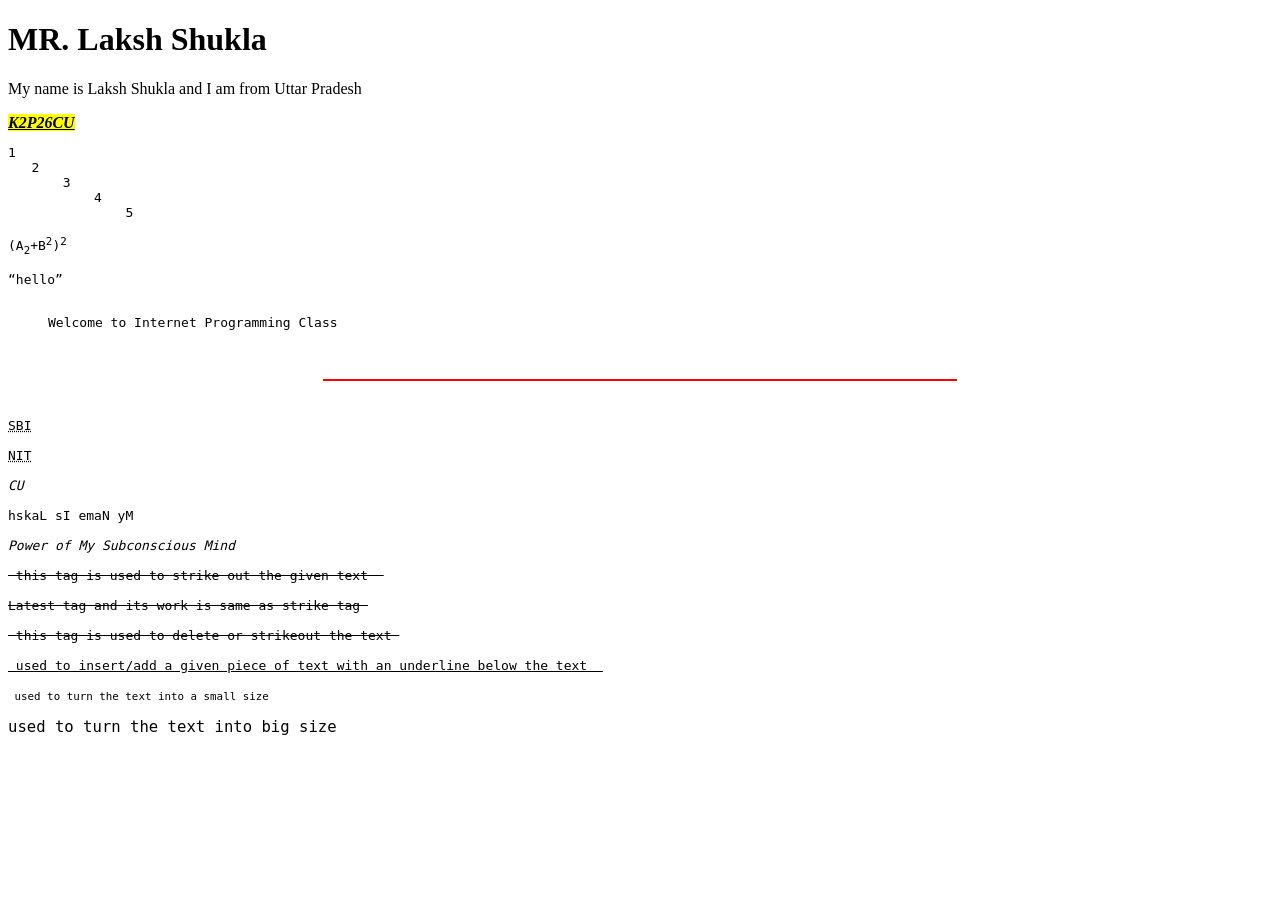
<file: New folder/HTML/index.html>
<!DOCTYPE html>
<html lang="en">
<head>
      <meta charset="UTF-8">
      <meta name="viewport" content="width=device-width , initial-scale=1">
    <title>CODING</title>
</head>
<body>

    <H1>MR. Laksh Shukla </H1>


    <p>My name is Laksh Shukla and I am from Uttar Pradesh</p>
<strong><em><u><mark>K2P26CU</mark></u></em></strong> 

<pre>1
   2
       3
           4
               5

(A<sub>2</sub>+B<sup>2</sup>)<sup>2</sup> 

<q>hello</q>

<blockquote>Welcome to Internet Programming Class </blockquote>

<hr color="red" width="50%" Align="centre" >  

<abbr title="State Bank Of India">SBI</abbr>

<abbr title="National Institute Of Technology">NIT</abbr>

<dfn title="Control Unit">CU</dfn>

<bdo dir="rtl">My Name Is Laksh </bdo>

<cite>Power of My Subconscious Mind</cite>

<strike> this tag is used to strike out the given text  </strike>

<s>Latest tag and its work is same as strike tag </s>

<del> this tag is used to delete or strikeout the text </del>

<ins> used to insert/add a given piece of text with an underline below the text  </ins>

<small> used to turn the text into a small size </small>

<big>used to turn the text into big size </big>

<!--Block level statements takes the full block to write the given text -->
<!--Also the tag which takes the width of a text then it is known as inline elements --> 

</pre>
</body>
</html>
</file>
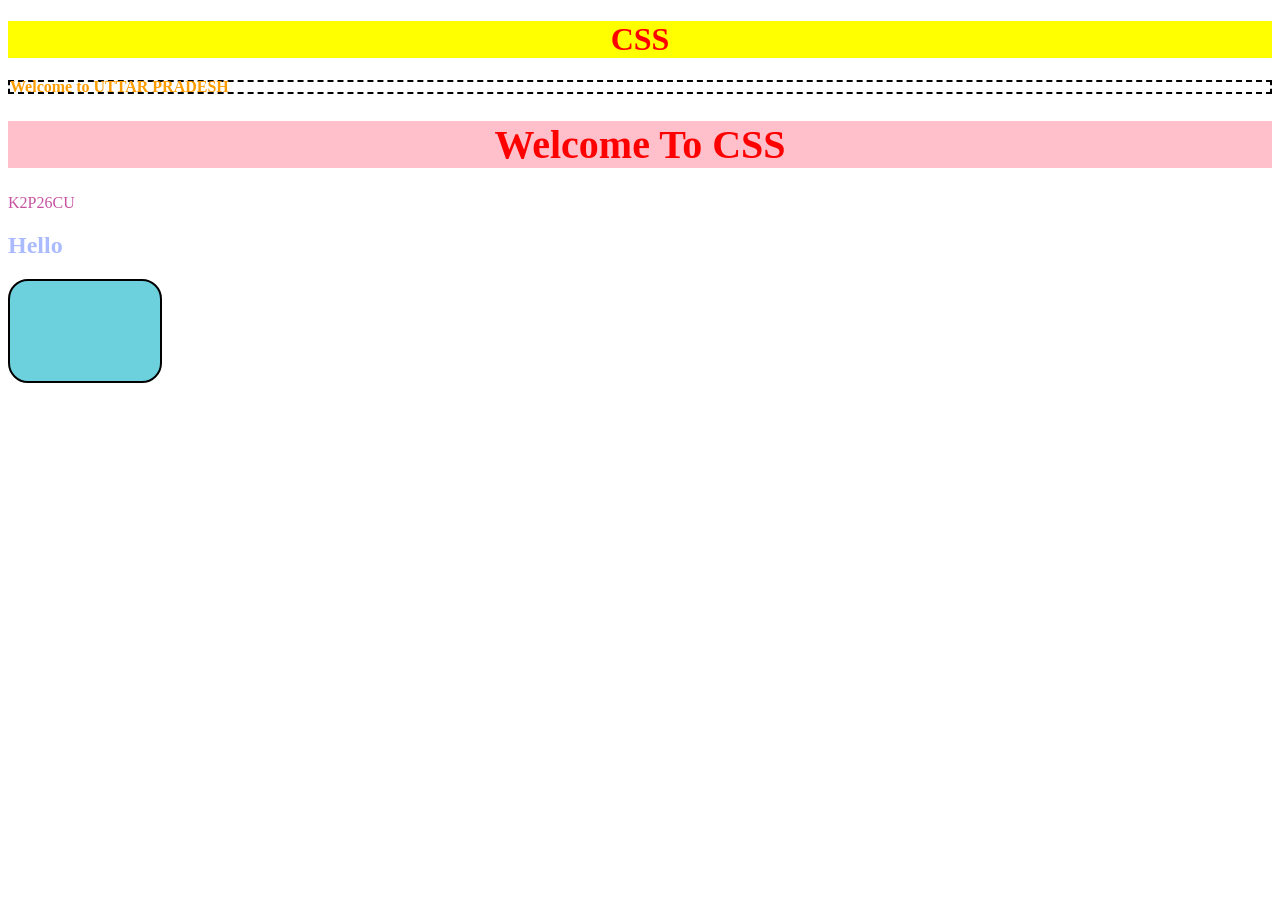
<file: New folder/HTML/CSS.html>
<!DOCTYPE html>
<html lang="en">
<head>
      <meta charset="UTF-8">
      <meta name="viewport" content="width=device-width , initial-scale=1">
    <title>Cascading Style Sheets</title>
    
</head>
<body>
    <!--There are three types of CSS : 1) Inline CSS 2)External CSS 3)Internal CSS
    1) INLINE CSS : When we write the code of html and css in the same line , then this is known as Inline CSS.
2)Internal CSS: When we write the code of HTNL and CSS in the same page , then that types of CSS is known as Internal CSS-->
</body>
<h1 style="color: red;
 background-color: yellow;  text-align:center">CSS</h1>
 <p style="color:rgb(255, 157, 0); 
 background-color: rgb(33, 2, 2)
 font-size: 0px;
 font-family:   'Times New Roman' Times,serif;
 font-weight: bold;
 line-height: 10px;
 border: 2px dashed black; ">Welcome to UTTAR PRADESH </p>

<h1 style="color:red; 
background-color: pink;
font-size:40px;
text-align: center;
">Welcome To CSS</h1>

<div style="color:rgb(199, 83, 160)">K2P26CU</div>
<!--div tag is used to display the output by taking the full block of code-->

<h2 style="color:#aabbff">Hello</h2>

<!--To display the elements without writing any text between the tags , we use few attributes-->
<div style="color:aqua;
background-color: rgb(108, 208, 221);
height:100px;
width:150px;
border:2px solid black;
border-radius:20px;"></div>

</html>

<!--External CSS : In this type of CSS , we create two separate files
out of which one is for html coding and other is for css coding-->

<!--To link both the files , we use <link rel="stylesheet" href="name of css file"-->
</file>
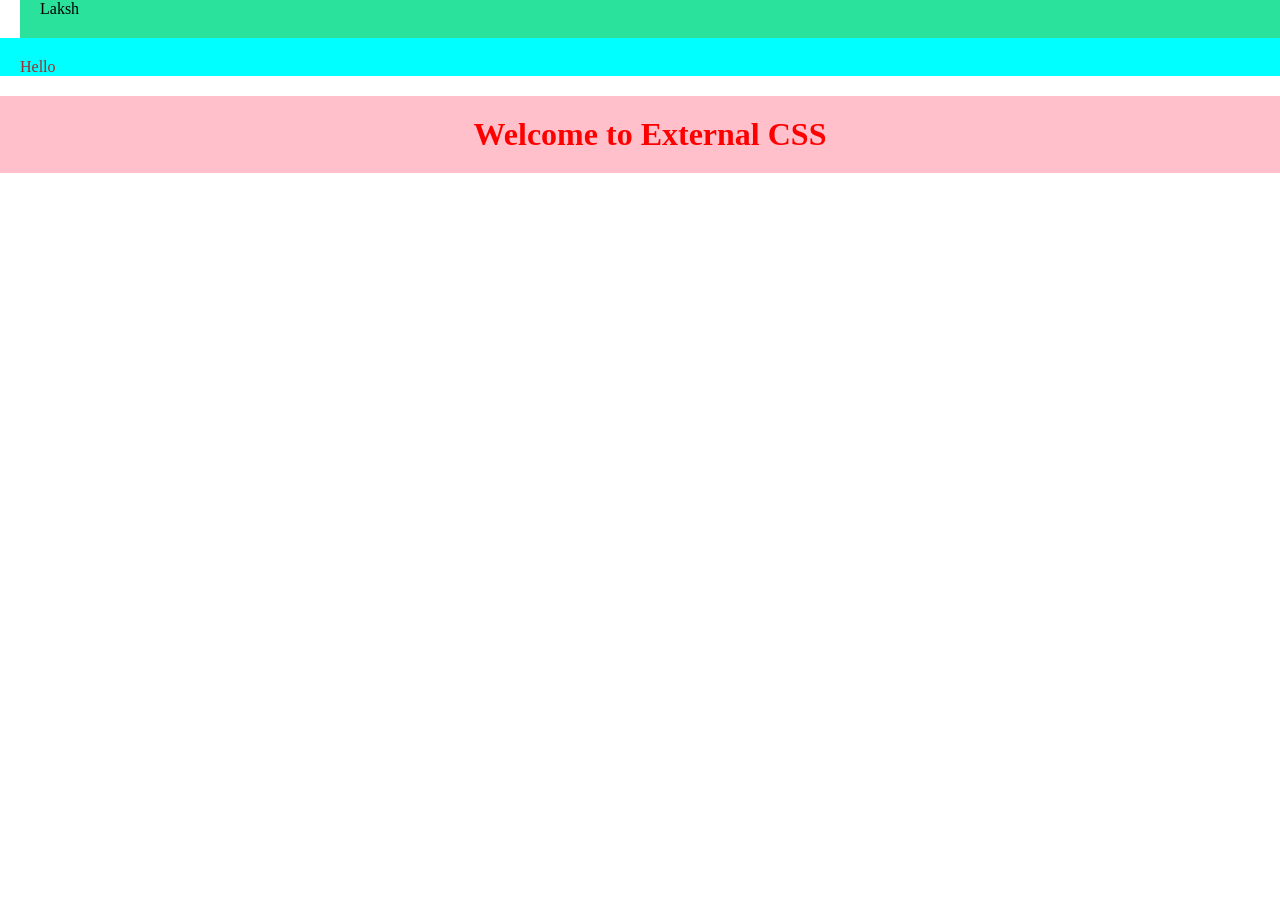
<file: New folder/HTML/CSS1.html>
<!DOCTYPE html>
<html lang="en">
<head>
      <meta charset="UTF-8">
      <meta name="viewport" content="width=device-width , initial-scale=1">
    <title>Cascading Style Sheets</title>
 <!--  <style>
    h1{
        color:red; 
background-color: pink;
font-size:40px;
text-align: center;"
    }
    #a{
       color:aqua;
background-color:blue;
height:100px;
width:150px;
border:2px solid black;
font-family:Arial, Helvetica, sans-serif;
font-width:bold;
padding-top:20px;
padding:20px;
    }
    h2{
        color:red;
        background-color:pink;
    }
    .x {
        background-color:aqua;
        color:blue;
        padding-top:20px;
        padding-left:20px;
        padding-right:20px;
        padding-bottom:20px;

    }

   </style> -->
   <link rel="stylesheet" href="External.css">
</head>
<body>
   <div id="a">Laksh</div>
    <div class="x">Hello</div>
   <!-- <h2>Welcome</h2>-->

    <h1>Welcome to External CSS</h1>
</body>

<!--Universal Selector: They are denoted by ' * ' which is applied to all the elements-->
</file>
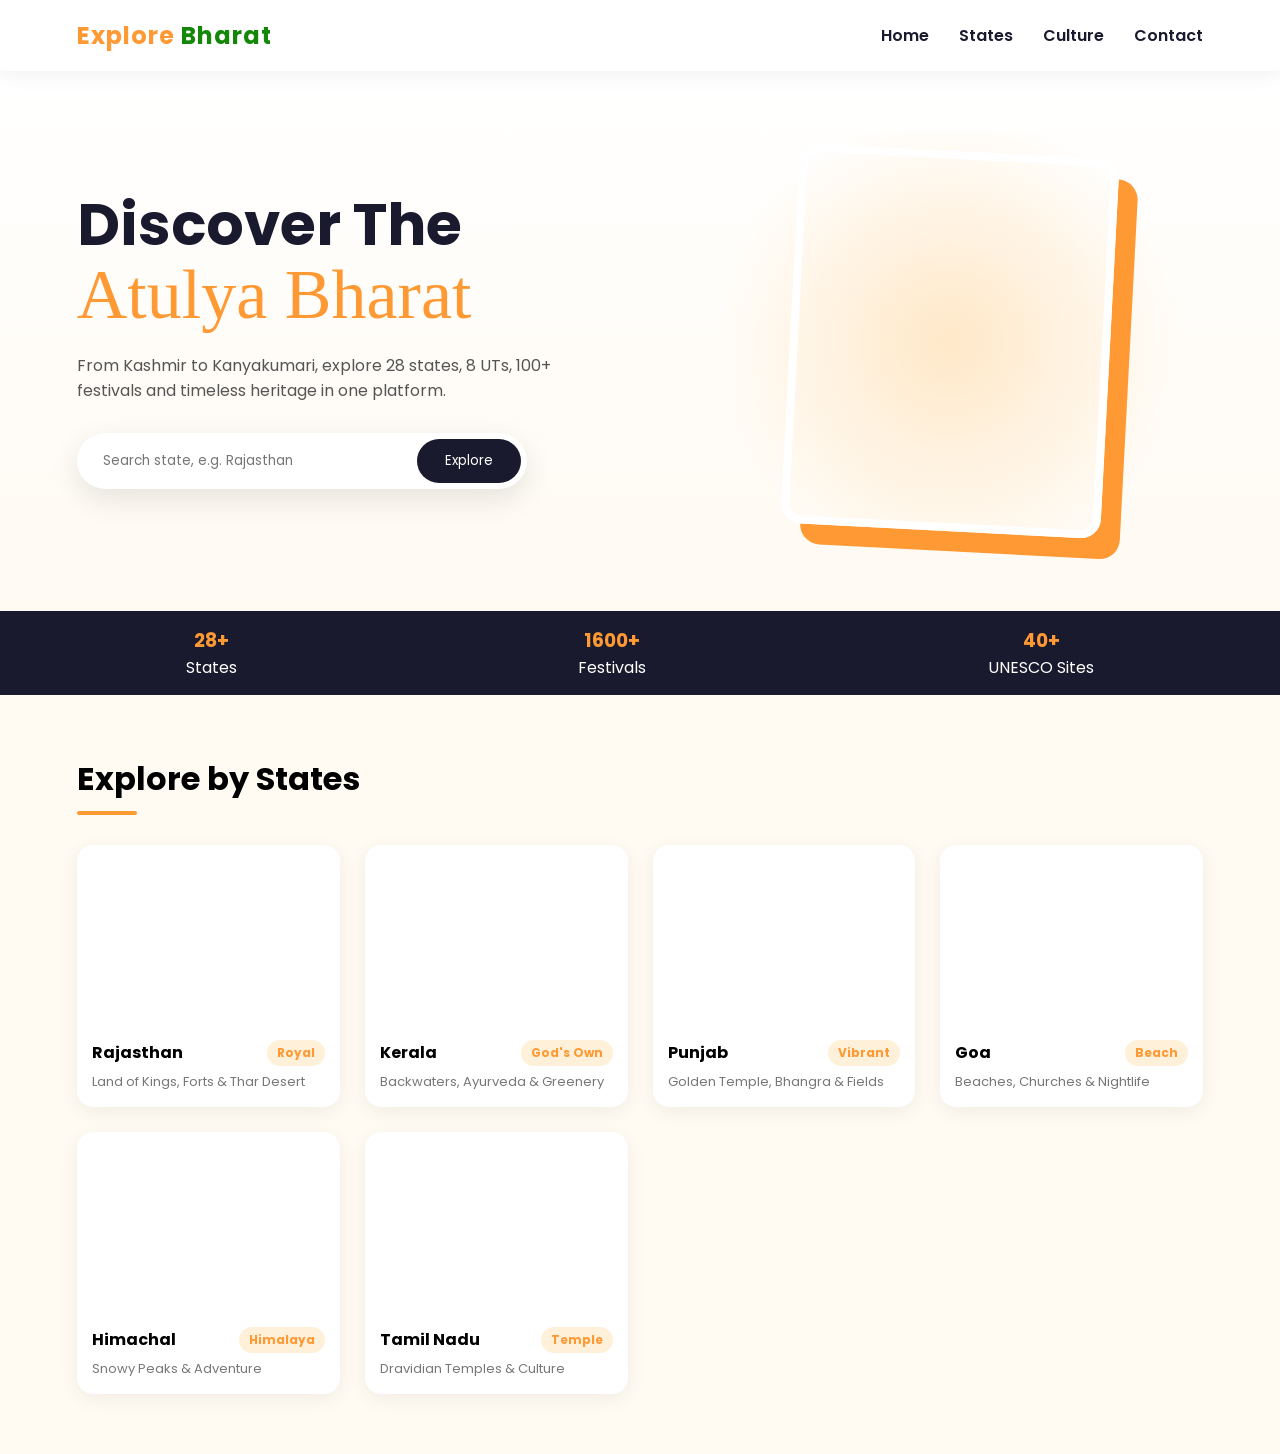
<file: New folder/HTML/nornal.html>
<!DOCTYPE html>
<html lang="en">
<head>
<meta charset="UTF-8">
<meta name="viewport" content="width=device-width, initial-scale=1.0">
<title>Explore Bharat - Atulya Bharat</title>
<link href="https://fonts.googleapis.com/css2?family=Poppins:wght@400;600;700&family=Samarkan&display=swap" rel="stylesheet">
<style>
:root{
  --saffron:#FF9933;
  --white:#ffffff;
  --green:#138808;
  --dark:#1a1a2e;
}
*{margin:0;padding:0;box-sizing:border-box;font-family:'Poppins',sans-serif}
body{background:#fffaf2;overflow-x:hidden}
nav{
  display:flex;justify-content:space-between;align-items:center;
  padding:18px 6%;background:white;box-shadow:0 2px 20px rgba(0,0,0,0.07);
  position:sticky;top:0;z-index:100;
}
.logo{font-weight:700;font-size:24px;letter-spacing:1px}
.logo span:first-child{color:var(--saffron)} .logo span:last-child{color:var(--green)}
nav ul{display:flex;list-style:none;gap:30px}
nav ul li{cursor:pointer;font-weight:600;color:var(--dark)}
nav ul li:hover{color:var(--saffron)}

/* HERO */
.hero{
  display:grid;grid-template-columns:1.1fr 0.9fr;
  padding:60px 6%;align-items:center;
  background:linear-gradient(to bottom, #fff 0%, #fffaf2 100%);
}
.hero h1{font-size:58px;line-height:1.1;color:var(--dark)}
.hero h1 b{font-family: 'Samarkan', cursive; font-weight:400; color:var(--saffron); font-size:70px}
.hero p{margin:20px 0 30px;color:#555;font-size:16px;max-width:500px}
.search-box{
  display:flex;background:white;border-radius:50px;
  box-shadow:0 10px 30px rgba(0,0,0,0.1);padding:6px;max-width:450px
}
.search-box input{flex:1;border:none;outline:none;padding:12px 20px;border-radius:50px}
.search-box button{background:var(--dark);color:white;border:none;padding:12px 28px;border-radius:50px;cursor:pointer}
.hero-img{
  position:relative;height:420px;
  background: radial-gradient(circle, #ffe8c8 0%, transparent 70%);
  display:flex;align-items:center;justify-content:center;
}
.hero-card{
  width:320px;height:380px;border-radius:20px;
  background: url('https://images.unsplash.com/photo-1524492412937-b28074a5d7da') center/cover;
  transform:rotate(3deg);box-shadow:20px 20px 0 var(--saffron);
  border:8px solid white;
}
.strip{
  display:flex;justify-content:space-around;
  background:var(--dark);color:white;padding:15px;text-align:center;
}
.strip h3{color:var(--saffron)}

/* STATES */
.section{padding:60px 6%}
.section-title{font-size:32px;margin-bottom:10px}
.section-title:after{content:'';display:block;width:60px;height:4px;background:var(--saffron);margin-top:8px;border-radius:10px}
.grid{display:grid;grid-template-columns:repeat(auto-fill,minmax(250px,1fr));gap:25px;margin-top:30px}
.card{
  background:white;border-radius:16px;overflow:hidden;
  box-shadow:0 5px 20px rgba(0,0,0,0.06);transition:0.3s;cursor:pointer;
}
.card:hover{transform:translateY(-10px);box-shadow:0 15px 35px rgba(0,0,0,0.12)}
.card .img{height:180px;background-size:cover;background-position:center}
.card .info{padding:15px}
.card .info h4{display:flex;justify-content:space-between}
.card .info h4 span{font-size:12px;background:#fff0d9;color:var(--saffron);padding:4px 10px;border-radius:20px}
.card .info p{font-size:13px;color:#777;margin-top:6px}
</style>
</head>
<body>

<nav>
  <div class="logo"><span>Explore</span> <span>Bharat</span></div>
  <ul>
    <li>Home</li>
    <li>States</li>
    <li>Culture</li>
    <li>Contact</li>
  </ul>
</nav>

<div class="hero">
  <div>
    <h1>Discover The <br><b>Atulya Bharat</b></h1>
    <p>From Kashmir to Kanyakumari, explore 28 states, 8 UTs, 100+ festivals and timeless heritage in one platform.</p>
    <div class="search-box">
      <input type="text" id="searchInput" placeholder="Search state, e.g. Rajasthan">
      <button onclick="searchState()">Explore</button>
    </div>
  </div>
  <div class="hero-img">
    <div class="hero-card"></div>
  </div>
</div>

<div class="strip">
  <div><h3>28+</h3><p>States</p></div>
  <div><h3>1600+</h3><p>Festivals</p></div>
  <div><h3>40+</h3><p>UNESCO Sites</p></div>
</div>

<div class="section">
  <h2 class="section-title">Explore by States</h2>
  <div class="grid" id="stateGrid">
    <!-- Cards will be injected by JS -->
  </div>
</div>

<script>
const states = [
  {name:"Rajasthan", tag:"Royal", img:"https://images.unsplash.com/photo-1477587458883-47145ed94245", desc:"Land of Kings, Forts & Thar Desert"},
  {name:"Kerala", tag:"God's Own", img:"https://images.unsplash.com/photo-1602216056096-3b40cc0c9944", desc:"Backwaters, Ayurveda & Greenery"},
  {name:"Punjab", tag:"Vibrant", img:"https://images.unsplash.com/photo-1583083527882-4bee9aba2edd", desc:"Golden Temple, Bhangra & Fields"},
  {name:"Goa", tag:"Beach", img:"https://images.unsplash.com/photo-1512343879784-a960bf40e7f2", desc:"Beaches, Churches & Nightlife"},
  {name:"Himachal", tag:"Himalaya", img:"https://images.unsplash.com/photo-1506905925346-21bda4d32df4", desc:"Snowy Peaks & Adventure"},
  {name:"Tamil Nadu", tag:"Temple", img:"https://images.unsplash.com/photo-1584598171343-8d460f8aab2f", desc:"Dravidian Temples & Culture"},
];

const grid = document.getElementById('stateGrid');
function render(list){
  grid.innerHTML = "";
  list.forEach(s=>{
    grid.innerHTML += `
    <div class="card">
      <div class="img" style="background-image:url('${s.img}')"></div>
      <div class="info">
        <h4>${s.name} <span>${s.tag}</span></h4>
        <p>${s.desc}</p>
      </div>
    </div>`;
  });
}
render(states);

function searchState(){
  let q = document.getElementById('searchInput').value.toLowerCase();
  let filtered = states.filter(s=> s.name.toLowerCase().includes(q));
  if(filtered.length==0) alert("State not found in this demo. Add it in JS array.");
  render(filtered);
}
document.getElementById('searchInput').addEventListener('input', (e)=>{
  let filtered = states.filter(s=> s.name.toLowerCase().includes(e.target.value.toLowerCase()));
  render(filtered);
});
</script>
</body>
</html>
</file>
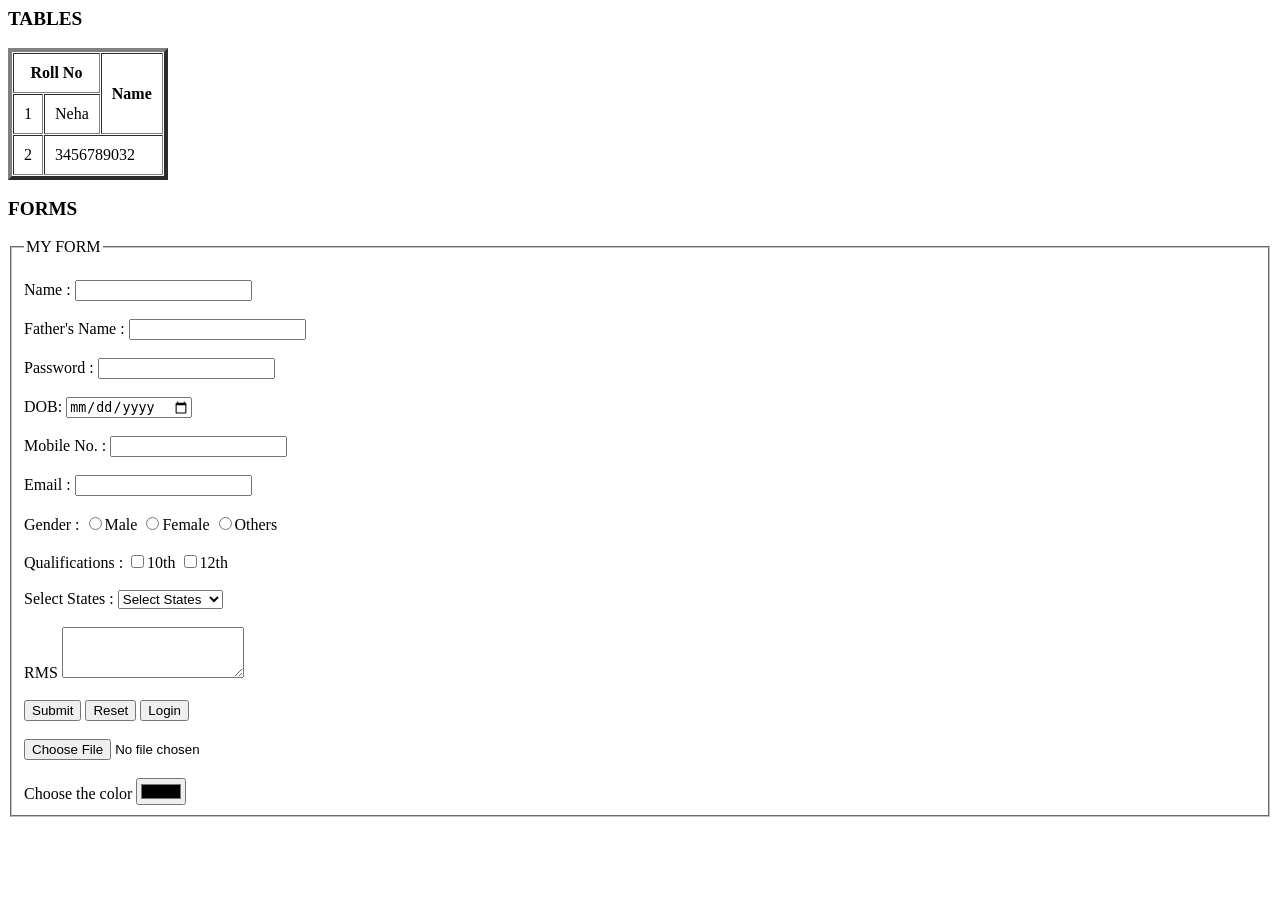
<file: New folder/HTML/table.html>
<!DOCTYPE html>
<html lang="en">
<head>
      <meta charset="UTF-8">
      <meta name="viewport" content="width=device-width , initial-scale=1">
    <head></head>


<!--head tag is also known as meta tag which is above all tags-->
    

<body>

    <strong><big>TABLES</big></strong><br><br> 
        <table border="4px" cellspacing="1px" cellpadding="10px">
            <tr>
            <th colspan="2">Roll No </th>
            <th rowspan="2">Name </th>
            </tr>
            <tr>
                <td> 1 </td>
                <td>Neha</td>
                
            </tr>
            <tr>
                <td>2</td>
                <td colspan="2">3456789032</td>
            </tr>
        </table>
<br>
<strong><big>FORMS </big></strong><br><br>
        <form> 
            <fieldset>
                <legend> MY FORM </legend><br> 
            Name : <input type="text"><br><br>
         Father's Name : <input type="text"><br> <br>
         Password : <input type="password"><br><br>
         DOB: <input type="date"><br><br>
         Mobile No. : <input type="number"><br><br>
         Email : <input type="email"><br><br>
         Gender : <input type="radio" name="Gender">Male
         <input type="radio" name="Gender">Female 
         <input type="radio" name="Gender">Others<br><br>
         Qualifications : <input type="checkbox">10th
         <input type="checkbox">12th<br><br>
         Select States : <select>
            <option value="ABC">Select States</option>
            <option value="UP">Uttar Pradesh</option>
            <option value="JK">Jharkhand</option>
         </select><br><br>
         RMS  <textarea rows="3" col="5"></textarea><br> <br>
         <input type="submit">
         <input type="reset">
         <button>Login</button><br> <br>
         <input type="file">
         <br><br>
         Choose the color <input type="color" id="colorpicker"
         onchange="document.body.style.backgroundColor=this.value">
</fieldset>
        </form>
    </body>
</html>
</file>
<file: New folder/HTML/External.css>
h1{
    color:red;
    background-color:pink;
    padding-top:20px;
    padding-bottom:20px;
    padding-left:20px;
    text-align:center;
}
*{
    margin:0px;
    padding:0px;
}
div{
    color:blue;
    background-color:aqua;
}
div#a{
    color:black;
    background-color: rgb(43, 226, 156);
    padding-left:20px;
    padding-bottom:20px;
    margin-left:20px;
}
div.x{
    color:brown;
    padding-left:20px;
    padding-top:20px;
    margin-bottom:20px;
}
</file>
